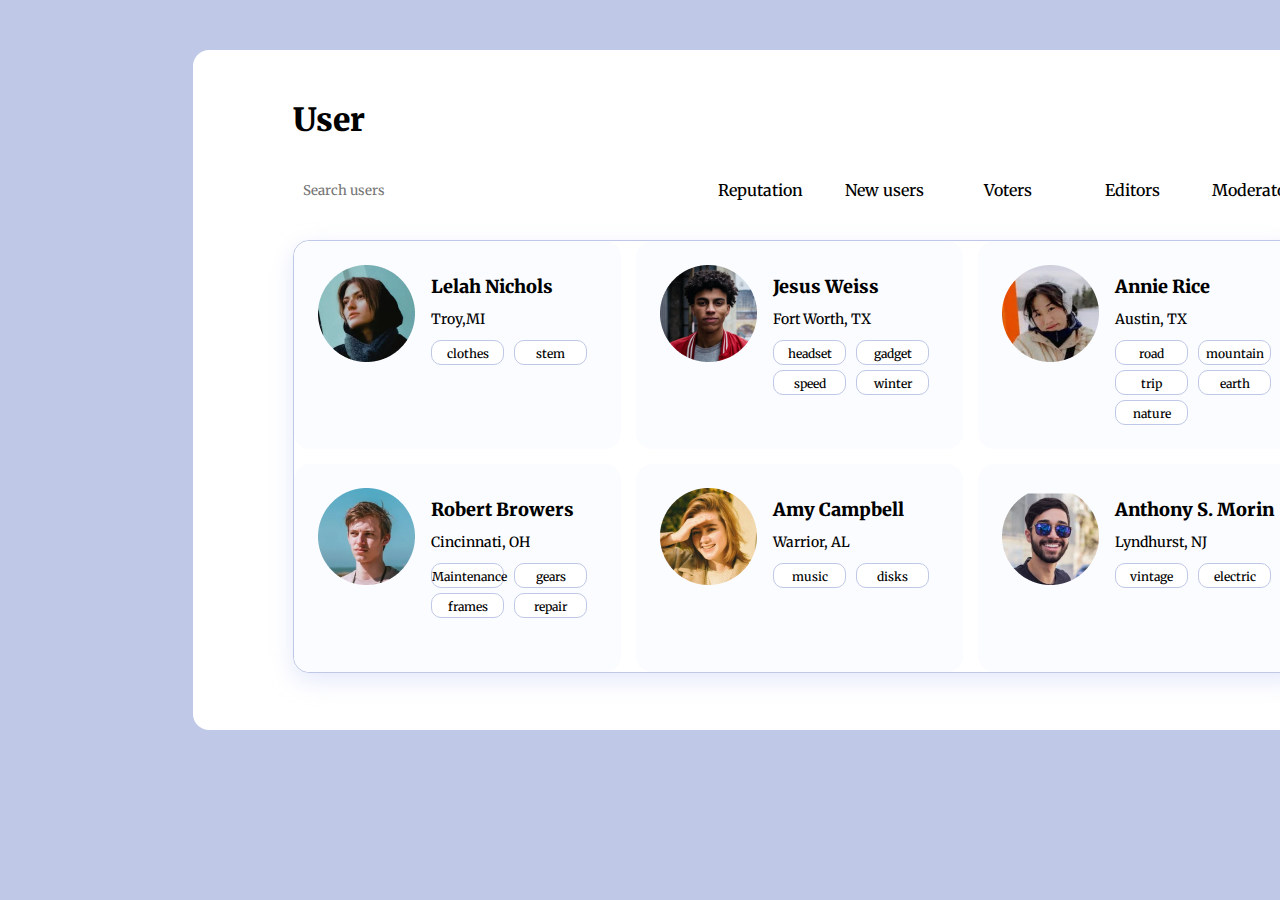
<file: index.html>
<!DOCTYPE html>
<html lang="en">
  <head>
    <meta charset="UTF-8" />
    <meta http-equiv="X-UA-Compatible" content="IE=edge" />
    <meta name="viewport" content="width=device-width, initial-scale=1.0" />
    <title>Document</title>
    <link rel="stylesheet" href="style.css" />
    <link
      rel="stylesheet"
      href="https://cdnjs.cloudflare.com/ajax/libs/font-awesome/6.1.1/css/all.min.css"
      integrity="sha512-KfkfwYDsLkIlwQp6LFnl8zNdLGxu9YAA1QvwINks4PhcElQSvqcyVLLD9aMhXd13uQjoXtEKNosOWaZqXgel0g=="
      crossorigin="anonymous"
      referrerpolicy="no-referrer"
    />
  </head>
  <body>
    <div class="container">
      <div class="main">
        <div class="heading">
          <h3>User</h3>
        </div>
        <div class="navbar">
          <div class="search">
            <i class="fa-solid fa-magnifying-glass"></i>
            <input type="text" name="" id="" placeholder="Search users" />
          </div>
          <div class="subnav">
            <ul>
              <li>Reputation</li>
              <li>New users</li>
              <li>Voters</li>
              <li>Editors</li>
              <li>Moderators</li>
            </ul>
          </div>
        </div>
        <div class="user">
          <div class="user-list">
            <div class="user-main">
              <div class="avata">
                <img src="./img/1.png" alt="" />
              </div>
              <div class="user-info">
                <div class="name"><p>Lelah Nichols</p></div>
                <div class="small"><small>Troy,MI</small></div>
                <div class="other">
                  <span>clothes</span>
                  <span>stem</span>
                </div>
              </div>
            </div>
          </div>

          <div class="user-list">
            <div class="user-main">
              <div class="avata">
                <img src="./img/Ellipse 1.png" alt="" />
              </div>
              <div class="user-info">
                <div class="name"><p>Jesus Weiss</p></div>
                <div class="small"><small>Fort Worth, TX</small></div>
                <div class="other">
                  <span>headset</span>
                  <span>gadget</span>
                  <span>speed</span>
                  <span>winter</span>
                </div>
              </div>
            </div>
          </div>

          <div class="user-list">
            <div class="user-main">
              <div class="avata">
                <img src="./img/3.png" alt="" />
              </div>
              <div class="user-info">
                <div class="name"><p>Annie Rice</p></div>
                <div class="small"><small>Austin, TX</small></div>
                <div class="other">
                  <span>road</span>
                  <span>mountain</span>
                  <span>trip</span>
                  <span>earth</span>
                  <span>nature</span>
                </div>
              </div>
            </div>
          </div>

          <div class="user-list">
            <div class="user-main">
              <div class="avata">
                <img src="./img/Ellipse 1 (1).png" alt="" />
              </div>
              <div class="user-info">
                <div class="name"><p>Robert Browers</p></div>
                <div class="small"><small>Cincinnati, OH</small></div>
                <div class="other">
                  <span>Maintenance</span>
                  <span>gears</span>
                  <span>frames</span>
                  <span>repair</span>
                </div>
              </div>
            </div>
          </div>

          <div class="user-list">
            <div class="user-main">
              <div class="avata">
                <img src="./img/Ellipse 1 (2).png" alt="" />
              </div>
              <div class="user-info">
                <div class="name"><p>Amy Campbell</p></div>
                <div class="small"><small>Warrior, AL</small></div>
                <div class="other">
                  <span>music</span>
                  <span>disks</span>
                </div>
              </div>
            </div>
          </div>

          <div class="user-list">
            <div class="user-main">
              <div class="avata">
                <img src="./img/Ellipse 1 (3).png" alt="" />
              </div>
              <div class="user-info">
                <div class="name"><p>Anthony S. Morin</p></div>
                <div class="small"><small>Lyndhurst, NJ</small></div>
                <div class="other">
                  <span>vintage</span>
                  <span>electric</span>
                </div>
              </div>
            </div>
          </div>
        </div>
      </div>
    </div>
  </body>
</html>
</file>
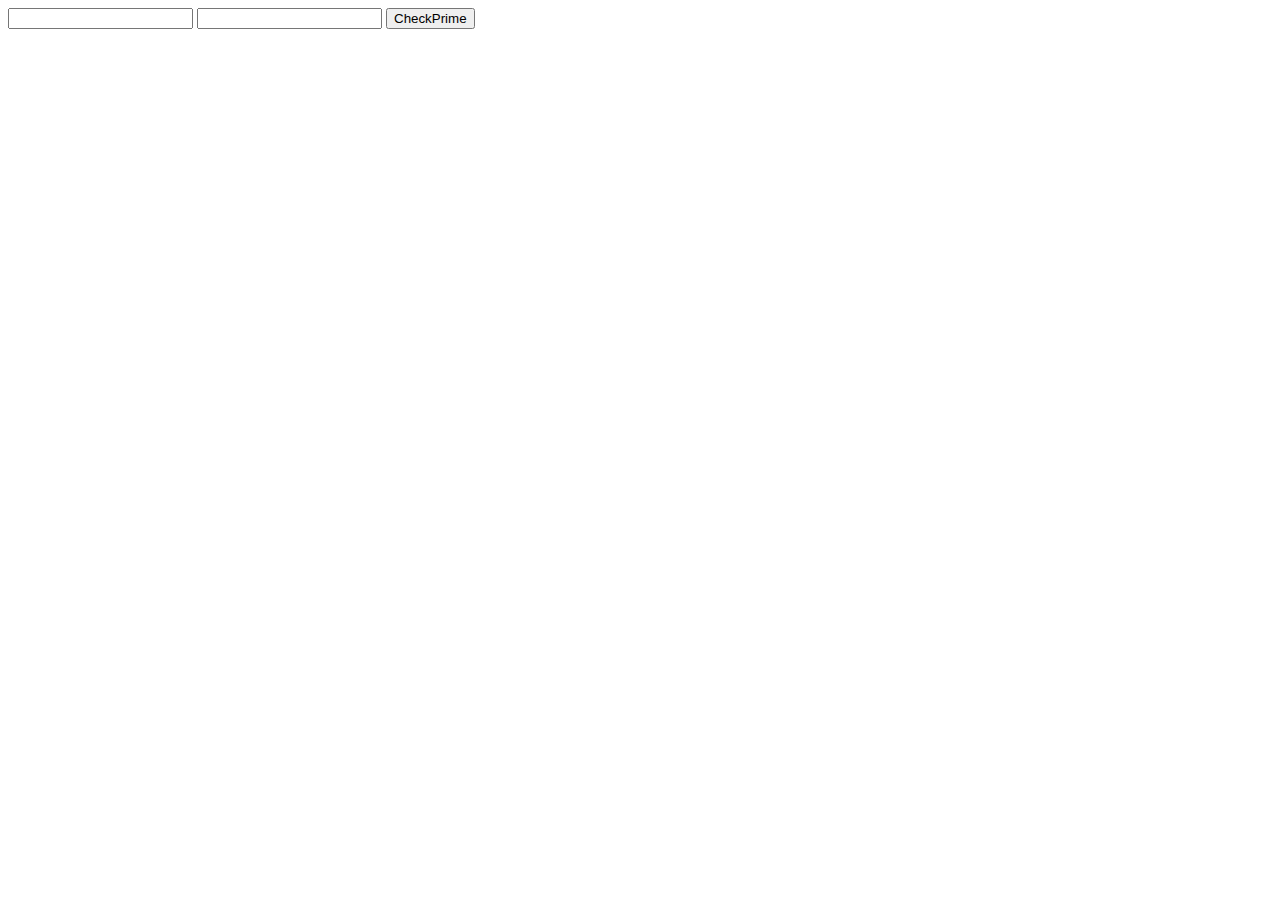
<file: checkPrime.html>
<!DOCTYPE html>
<html lang="en">
  <head>
    <meta charset="UTF-8" />
    <meta http-equiv="X-UA-Compatible" content="IE=edge" />
    <meta name="viewport" content="width=device-width, initial-scale=1.0" />
    <title>Check Prime</title>
  </head>
  <body>
    <input type="number" name="" id="numberA" />
    <input type="number" name="" id="numberB" />
    <button id="btn">CheckPrime</button>
    <p id="prime"></p>
  </body>
  <script src="checkPrime.js"></script>
</html>
</file>
<file: style.css>
@import url("https://fonts.googleapis.com/css2?family=Merriweather:ital,wght@0,400;0,700;1,400;1,700;1,900&display=swap");
* {
  padding: 0;
  margin: 0;
  box-sizing: border-box;
  font-family: "Merriweather", sans-serif;
}

.container {
  background: #bfc8e6;
  width: 100%;
  height: 100vh;
}
.main {
  display: flex;
  flex-direction: column;
  align-items: flex-start;
  padding: 50px 100px;
  gap: 30px;
  position: absolute;
  width: 1213px;
  height: 680px;
  left: 193px;
  background: #ffffff;
  border-radius: 16px;
  margin: 50px auto;
}
.heading h3 {
  width: 91px;
  height: 40px;
  font-style: normal;
  font-weight: 900;
  font-size: 32px;
  line-height: 40px;
}
.navbar {
  width: 100%;
  display: flex;
  justify-content: space-between;
  align-items: center;
}
.search input {
  margin-left: 10px;
  border: none;
  width: 200px;
  height: 35px;
}
.subnav ul {
  display: flex;
  justify-content: space-between;
  align-items: center;
  list-style: none;
  font-weight: 500;
  font-size: 16px;
  line-height: 24px;
}
.subnav li:hover {
  background-color: #849fff;
  border-radius: 7px;
}
.subnav ul li {
  margin-left: 24px;
  width: 100px;
  height: 40px;
  font-weight: 500;
  font-size: 16px;
  line-height: 40px;
  text-align: center;
}

.avata {
  width: 97px;
  height: 97px;
  flex: none;
  order: 0;
  flex-grow: 0;
}

.user {
  display: flex;
  flex-wrap: wrap;
  column-gap: 15px;
  row-gap: 15px;
  border: 1px solid #bfc8e6;
  box-shadow: 0px 8px 23px rgba(218, 224, 249, 0.7);
  border-radius: 16px;
  justify-content: flex-start;
}
.user-main {
  background: #fbfcff;
  display: flex;
  align-items: flex-start;
  padding: 24px;
  gap: 16px;
  width: 327px;
  height: 208px;
  border-radius: 16px;
  overflow: hidden;
  cursor: pointer;
}
.user-main:hover {
  box-shadow: rgba(0, 0, 0, 0.35) 0px 5px 15px;
}
.user-info {
  display: flex;
  flex-direction: column;
  align-items: flex-start;
  justify-content: center;
  margin: 10px 0;
}
.name p {
  font-weight: 900;
  font-size: 18px;
  line-height: 23px;
}
.small {
  margin: 10px 0;
}
.small small {
  font-weight: 500;
  font-size: 14px;
  line-height: 21px;
}
.other {
  display: flex;
  flex-wrap: wrap;
  row-gap: 5px;
}
.other span {
  width: 73px;
  height: 25px;
  font-weight: 500;
  font-size: 12px;
  line-height: 25px;
  margin-right: 10px;
  text-align: center;
  background: #ffffff;
  border: 1px solid #bfc8e6;
  border-radius: 10px;
}
</file>
